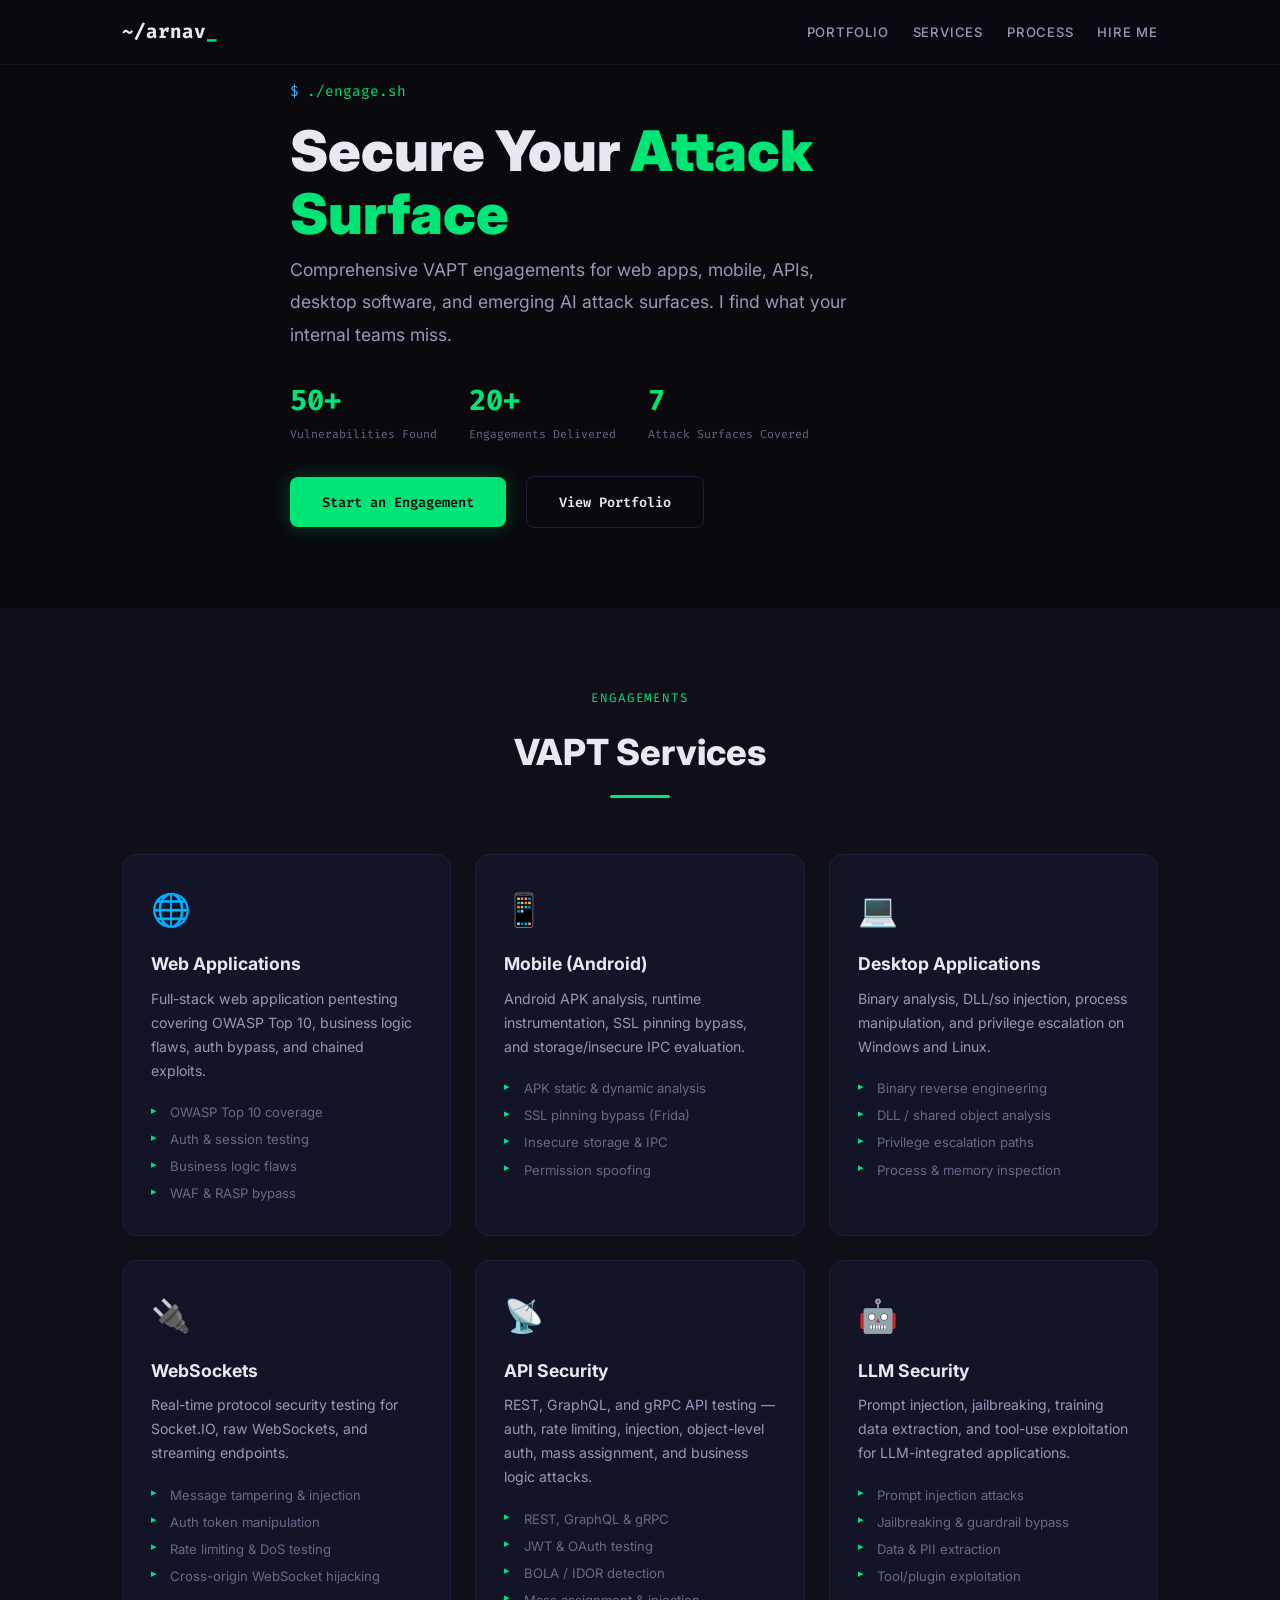
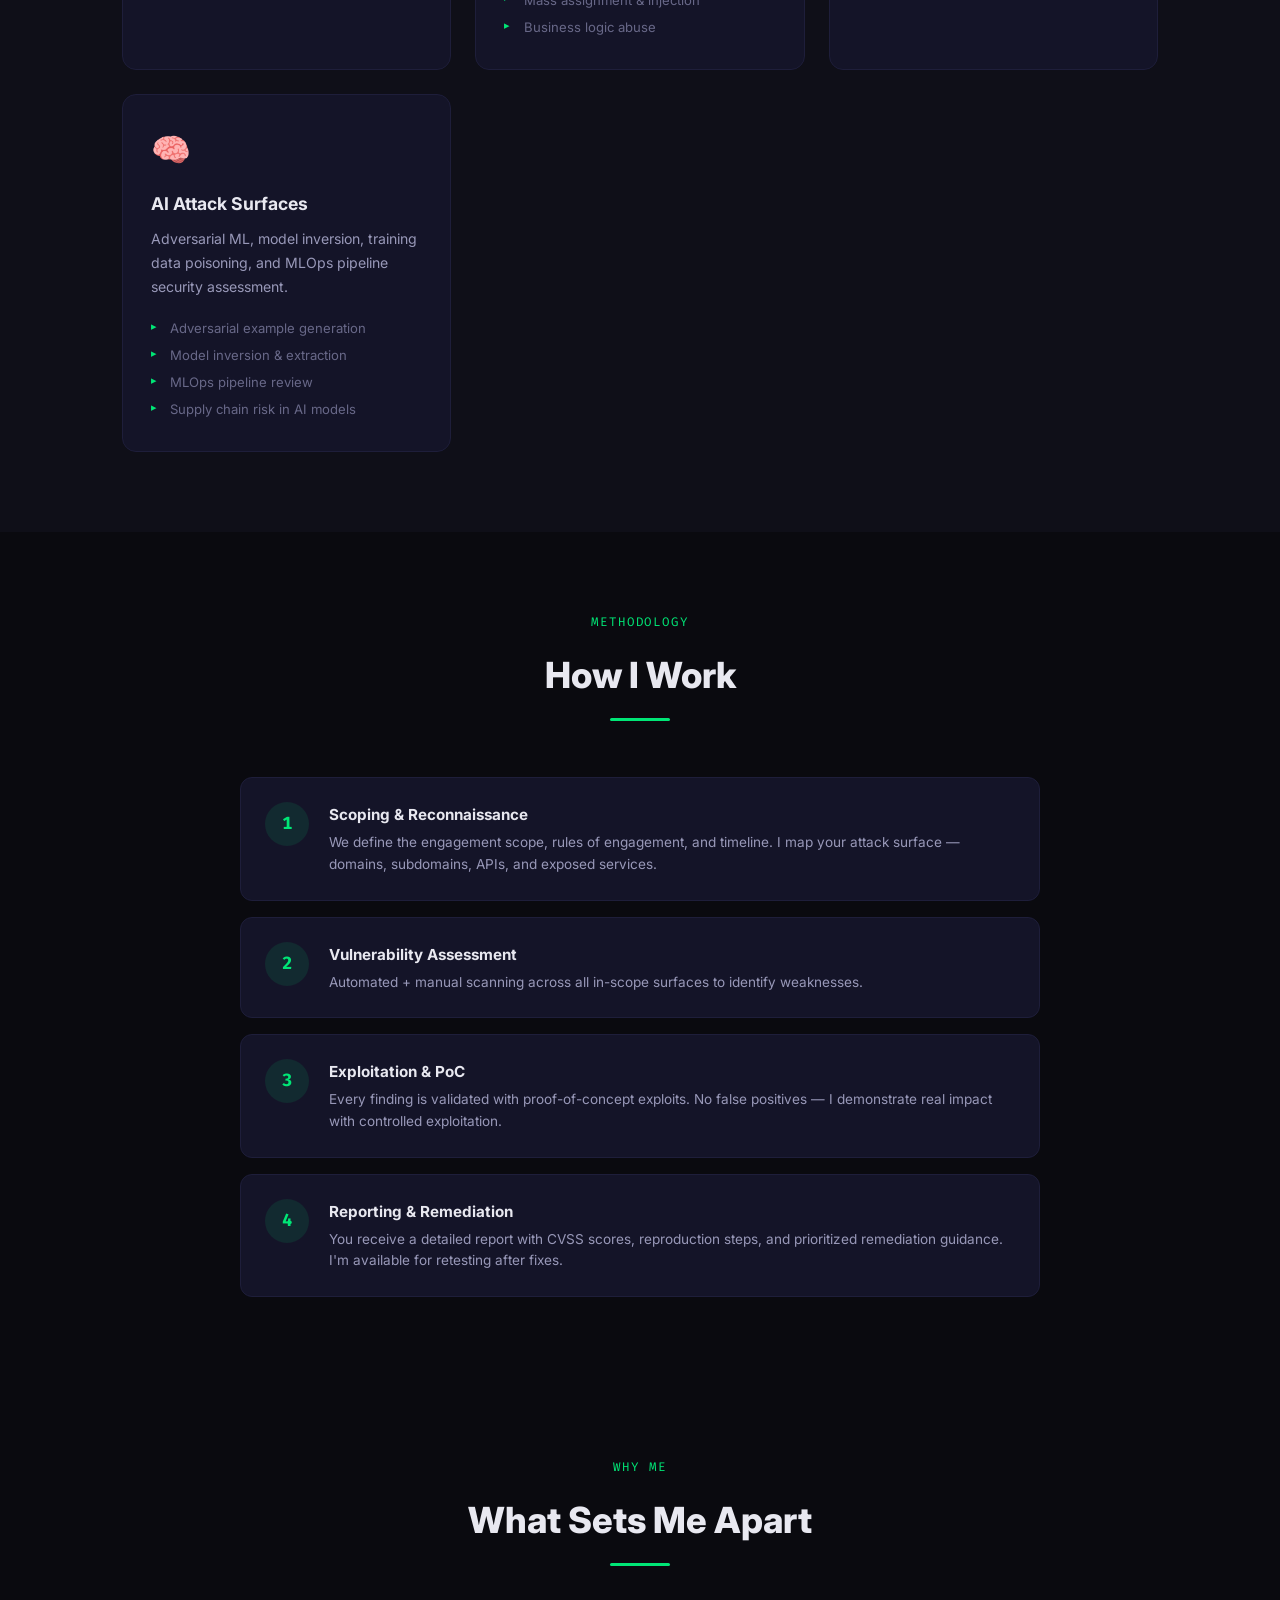
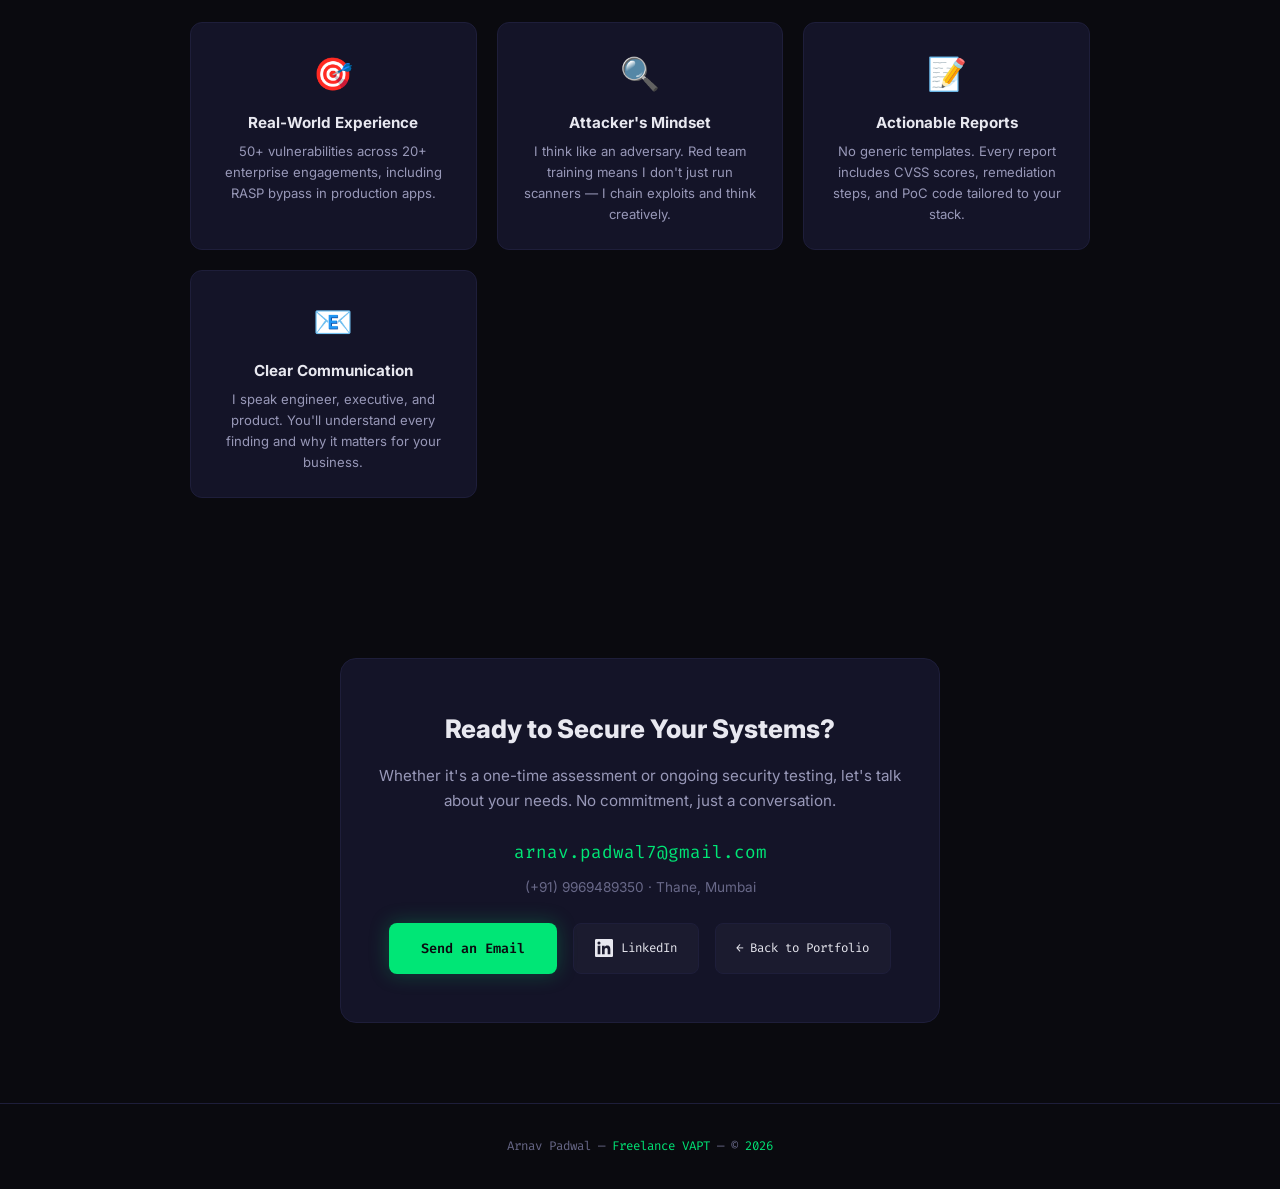
<file: hire.html>
<!DOCTYPE html>
<html lang="en">
<head>
<meta charset="UTF-8">
<meta name="viewport" content="width=device-width, initial-scale=1.0">
<meta name="description" content="Arnav Padwal — Freelance VAPT Engagements. Web, Mobile, API, LLM, and AI attack surface assessments.">
<meta property="og:title" content="Hire Arnav Padwal — VAPT Engagements">
<meta property="og:description" content="Comprehensive VAPT across web, mobile, desktop, APIs, WebSockets, LLM, and AI attack surfaces.">
<title>Hire Me | Arnav Padwal — VAPT Engagements</title>
<style>
@import url('https://fonts.googleapis.com/css2?family=Fira+Code:wght@400;500;600;700&family=Inter:wght@300;400;500;600;700;800;900&display=swap');

:root {
  --bg-primary: #0a0a0f;
  --bg-secondary: #0f0f18;
  --bg-card: #141428;
  --border: #1e1e3a;
  --text-primary: #e8e8f0;
  --text-secondary: #9898b8;
  --text-muted: #686888;
  --accent: #00e676;
  --accent-glow: rgba(0, 230, 118, 0.25);
  --font-mono: 'Fira Code', 'Cascadia Code', monospace;
  --font-sans: 'Inter', -apple-system, BlinkMacSystemFont, sans-serif;
}

* { margin: 0; padding: 0; box-sizing: border-box; }
html { scroll-behavior: smooth; }

body {
  font-family: var(--font-sans);
  background: var(--bg-primary);
  color: var(--text-primary);
  line-height: 1.7;
  overflow-x: hidden;
}

a { color: inherit; text-decoration: none; }

canvas#matrix {
  position: fixed; top: 0; left: 0;
  width: 100%; height: 100%;
  z-index: 0; opacity: 0.06;
  pointer-events: none;
}

.container { position: relative; z-index: 1; max-width: 1100px; margin: 0 auto; padding: 0 2rem; }
section { padding: 5rem 0; position: relative; z-index: 1; }

/* NAV */
nav {
  position: fixed; top: 0; width: 100%; z-index: 100;
  background: rgba(10,10,15,0.75);
  backdrop-filter: blur(20px) saturate(180%);
  border-bottom: 1px solid rgba(255,255,255,0.06);
}
nav .container { display: flex; justify-content: space-between; align-items: center; height: 64px; }
.nav-logo { font-family: var(--font-mono); font-weight: 700; font-size: 1.2rem; }
.nav-links { display: flex; gap: 1.5rem; list-style: none; }
.nav-links a { font-size: 0.82rem; font-weight: 500; color: var(--text-secondary); text-transform: uppercase; letter-spacing: 0.06em; transition: color 0.3s; }
.nav-links a:hover { color: var(--text-primary); }

/* HERO */
#hero { min-height: 60vh; display: flex; align-items: center; padding-top: 80px; }
.hero-content { max-width: 700px; }
.hero-tag { font-family: var(--font-mono); font-size: 0.9rem; color: var(--accent); margin-bottom: 1rem; display: flex; align-items: center; gap: 0.5rem; }
.hero-tag::before { content: '$'; color: #4dabf7; }
.hero-title { font-size: clamp(2.2rem, 5vw, 3.5rem); font-weight: 900; line-height: 1.12; margin-bottom: 0.5rem; }
.hero-title span { color: var(--accent); }
.hero-subtitle { font-size: 1.1rem; color: var(--text-secondary); max-width: 560px; margin-bottom: 1.5rem; line-height: 1.85; }
.hero-metrics { display: flex; gap: 2rem; flex-wrap: wrap; margin-bottom: 2rem; }
.hero-metric { font-family: var(--font-mono); }
.hero-metric .num { font-size: 1.8rem; font-weight: 800; color: var(--accent); }
.hero-metric .label { font-size: 0.72rem; color: var(--text-muted); }

.btn {
  display: inline-flex; align-items: center; gap: 0.5rem;
  padding: 0.85rem 2rem; border-radius: 8px;
  font-family: var(--font-mono); font-size: 0.85rem; font-weight: 600;
  cursor: pointer; transition: all 0.3s ease; border: none;
}
.btn-primary { background: var(--accent); color: #0a0a0f; box-shadow: 0 0 20px var(--accent-glow); }
.btn-primary:hover { transform: translateY(-2px); box-shadow: 0 0 35px var(--accent-glow); }
.btn-outline { background: transparent; border: 1px solid var(--border); color: var(--text-primary); }
.btn-outline:hover { border-color: var(--accent); box-shadow: 0 0 20px var(--accent-glow); }

/* SECTION HEADER */
.section-header { text-align: center; margin-bottom: 3.5rem; }
.section-tag { font-family: var(--font-mono); font-size: 0.78rem; color: var(--accent); text-transform: uppercase; letter-spacing: 0.15em; margin-bottom: 0.75rem; }
.section-title { font-size: clamp(1.6rem, 3.5vw, 2.25rem); font-weight: 800; margin-bottom: 0.75rem; }
.section-line { width: 60px; height: 3px; background: var(--accent); margin: 0 auto; border-radius: 2px; }

/* SERVICES */
#services { background: var(--bg-secondary); }
.services-grid { display: grid; grid-template-columns: repeat(auto-fill, minmax(310px, 1fr)); gap: 1.5rem; }
.service-card {
  background: var(--bg-card); border: 1px solid var(--border);
  border-radius: 14px; padding: 1.75rem;
  transition: all 0.3s ease;
}
.service-card:hover { transform: translateY(-4px); border-color: var(--accent); }
.service-icon { font-size: 2rem; margin-bottom: 0.75rem; }
.service-card h3 { font-size: 1.1rem; font-weight: 700; margin-bottom: 0.5rem; }
.service-card p { font-size: 0.88rem; color: var(--text-secondary); line-height: 1.7; margin-bottom: 1rem; }
.service-list { list-style: none; padding: 0; }
.service-list li { font-size: 0.82rem; color: var(--text-muted); padding: 0.15rem 0; padding-left: 1.2rem; position: relative; }
.service-list li::before { content: '▸'; color: var(--accent); position: absolute; left: 0; font-size: 0.7rem; top: 2px; }

/* WHY */
.why-grid { display: grid; grid-template-columns: repeat(auto-fill, minmax(240px, 1fr)); gap: 1.25rem; max-width: 900px; margin: 0 auto; }
.why-card {
  background: var(--bg-card); border: 1px solid var(--border);
  border-radius: 12px; padding: 1.5rem; text-align: center; transition: all 0.3s ease;
}
.why-card:hover { border-color: var(--accent); transform: translateY(-3px); }
.why-icon { font-size: 2rem; margin-bottom: 0.5rem; }
.why-card h4 { font-size: 0.95rem; font-weight: 700; margin-bottom: 0.35rem; }
.why-card p { font-size: 0.82rem; color: var(--text-secondary); line-height: 1.6; }

/* PROCESS */
.process-list { max-width: 800px; margin: 0 auto; display: grid; gap: 1rem; }
.process-step {
  display: flex; gap: 1.25rem; align-items: flex-start;
  background: var(--bg-card); border: 1px solid var(--border);
  border-radius: 12px; padding: 1.5rem;
}
.process-num {
  width: 44px; height: 44px; border-radius: 50%;
  background: rgba(0,230,118,0.1); color: var(--accent);
  display: flex; align-items: center; justify-content: center;
  font-family: var(--font-mono); font-weight: 700; font-size: 1.1rem;
  flex-shrink: 0;
}
.process-step h4 { font-size: 0.95rem; font-weight: 700; margin-bottom: 0.25rem; }
.process-step p { font-size: 0.85rem; color: var(--text-secondary); line-height: 1.6; }

/* CTA */
#cta { text-align: center; }
.cta-card {
  background: var(--bg-card); border: 1px solid var(--border);
  border-radius: 16px; padding: 3rem 2rem;
  max-width: 600px; margin: 0 auto;
}
.cta-card h2 { font-size: 1.6rem; font-weight: 800; margin-bottom: 0.75rem; }
.cta-card p { color: var(--text-secondary); margin-bottom: 1.5rem; font-size: 0.95rem; }
.cta-email { font-family: var(--font-mono); font-size: 1.1rem; color: var(--accent); margin-bottom: 0.5rem; }
.cta-phone { font-size: 0.85rem; color: var(--text-muted); margin-bottom: 1.5rem; }
.cta-links { display: flex; gap: 1rem; justify-content: center; flex-wrap: wrap; }
.cta-link {
  display: flex; align-items: center; gap: 0.5rem;
  padding: 0.7rem 1.3rem;
  background: rgba(255,255,255,0.03); border: 1px solid var(--border);
  border-radius: 8px; font-family: var(--font-mono); font-size: 0.78rem;
  transition: all 0.3s ease;
}
.cta-link:hover { border-color: var(--accent); box-shadow: 0 0 20px var(--accent-glow); }

/* FOOTER */
footer { border-top: 1px solid var(--border); padding: 2rem 0; text-align: center; }
.footer-text { font-family: var(--font-mono); font-size: 0.78rem; color: var(--text-muted); }
.footer-text span { color: var(--accent); }

/* SCROLLBAR */
::-webkit-scrollbar { width: 6px; }
::-webkit-scrollbar-track { background: var(--bg-primary); }
::-webkit-scrollbar-thumb { background: var(--border); border-radius: 3px; }
::selection { background: rgba(0,230,118,0.25); color: var(--text-primary); }

.fade-in { opacity: 0; transform: translateY(30px); transition: all 0.7s cubic-bezier(0.22,1,0.36,1); }
.fade-in.visible { opacity: 1; transform: translateY(0); }

@media (max-width: 480px) {
  section { padding: 3rem 0; }
  .container { padding: 0 1.25rem; }
  .hero-metrics { gap: 1rem; }
}
</style>
</head>
<body>
<canvas id="matrix"></canvas>

<nav>
  <div class="container">
    <a href="/" class="nav-logo">~/arnav<span style="color:var(--accent);animation:blink 1s step-end infinite;">_</span></a>
    <ul class="nav-links">
      <li><a href="/">Portfolio</a></li>
      <li><a href="#services">Services</a></li>
      <li><a href="#process">Process</a></li>
      <li><a href="#cta">Hire Me</a></li>
    </ul>
  </div>
</nav>

<section id="hero">
  <div class="container">
    <div class="hero-content fade-in">
      <div class="hero-tag">./engage.sh</div>
      <h1 class="hero-title">Secure Your <span>Attack Surface</span></h1>
      <p class="hero-subtitle">
        Comprehensive VAPT engagements for web apps, mobile, APIs, desktop
        software, and emerging AI attack surfaces. I find what your internal
        teams miss.
      </p>
      <div class="hero-metrics">
        <div class="hero-metric">
          <div class="num">50+</div>
          <div class="label">Vulnerabilities Found</div>
        </div>
        <div class="hero-metric">
          <div class="num">20+</div>
          <div class="label">Engagements Delivered</div>
        </div>
        <div class="hero-metric">
          <div class="num">7</div>
          <div class="label">Attack Surfaces Covered</div>
        </div>
      </div>
      <a href="#cta" class="btn btn-primary">Start an Engagement</a>
      <a href="/" class="btn btn-outline" style="margin-left:1rem;">View Portfolio</a>
    </div>
  </div>
</section>

<section id="services">
  <div class="container">
    <div class="section-header fade-in">
      <div class="section-tag">Engagements</div>
      <h2 class="section-title">VAPT Services</h2>
      <div class="section-line"></div>
    </div>
    <div class="services-grid">
      <div class="service-card fade-in">
        <div class="service-icon">&#127760;</div>
        <h3>Web Applications</h3>
        <p>Full-stack web application pentesting covering OWASP Top 10, business logic flaws, auth bypass, and chained exploits.</p>
        <ul class="service-list">
          <li>OWASP Top 10 coverage</li>
          <li>Auth & session testing</li>
          <li>Business logic flaws</li>
          <li>WAF & RASP bypass</li>
        </ul>
      </div>

      <div class="service-card fade-in">
        <div class="service-icon">&#128241;</div>
        <h3>Mobile (Android)</h3>
        <p>Android APK analysis, runtime instrumentation, SSL pinning bypass, and storage/insecure IPC evaluation.</p>
        <ul class="service-list">
          <li>APK static & dynamic analysis</li>
          <li>SSL pinning bypass (Frida)</li>
          <li>Insecure storage & IPC</li>
          <li>Permission spoofing</li>
        </ul>
      </div>

      <div class="service-card fade-in">
        <div class="service-icon">&#128187;</div>
        <h3>Desktop Applications</h3>
        <p>Binary analysis, DLL/so injection, process manipulation, and privilege escalation on Windows and Linux.</p>
        <ul class="service-list">
          <li>Binary reverse engineering</li>
          <li>DLL / shared object analysis</li>
          <li>Privilege escalation paths</li>
          <li>Process & memory inspection</li>
        </ul>
      </div>

      <div class="service-card fade-in">
        <div class="service-icon">&#128268;</div>
        <h3>WebSockets</h3>
        <p>Real-time protocol security testing for Socket.IO, raw WebSockets, and streaming endpoints.</p>
        <ul class="service-list">
          <li>Message tampering & injection</li>
          <li>Auth token manipulation</li>
          <li>Rate limiting & DoS testing</li>
          <li>Cross-origin WebSocket hijacking</li>
        </ul>
      </div>

      <div class="service-card fade-in">
        <div class="service-icon">&#128225;</div>
        <h3>API Security</h3>
        <p>REST, GraphQL, and gRPC API testing — auth, rate limiting, injection, object-level auth, mass assignment, and business logic attacks.</p>
        <ul class="service-list">
          <li>REST, GraphQL & gRPC</li>
          <li>JWT & OAuth testing</li>
          <li>BOLA / IDOR detection</li>
          <li>Mass assignment & injection</li>
          <li>Business logic abuse</li>
        </ul>
      </div>

      <div class="service-card fade-in">
        <div class="service-icon">&#129302;</div>
        <h3>LLM Security</h3>
        <p>Prompt injection, jailbreaking, training data extraction, and tool-use exploitation for LLM-integrated applications.</p>
        <ul class="service-list">
          <li>Prompt injection attacks</li>
          <li>Jailbreaking & guardrail bypass</li>
          <li>Data & PII extraction</li>
          <li>Tool/plugin exploitation</li>
        </ul>
      </div>

      <div class="service-card fade-in">
        <div class="service-icon">&#129504;</div>
        <h3>AI Attack Surfaces</h3>
        <p>Adversarial ML, model inversion, training data poisoning, and MLOps pipeline security assessment.</p>
        <ul class="service-list">
          <li>Adversarial example generation</li>
          <li>Model inversion & extraction</li>
          <li>MLOps pipeline review</li>
          <li>Supply chain risk in AI models</li>
        </ul>
      </div>
    </div>
  </div>
</section>

<section id="process">
  <div class="container">
    <div class="section-header fade-in">
      <div class="section-tag">Methodology</div>
      <h2 class="section-title">How I Work</h2>
      <div class="section-line"></div>
    </div>
    <div class="process-list">
      <div class="process-step fade-in">
        <div class="process-num">1</div>
        <div>
          <h4>Scoping &amp; Reconnaissance</h4>
          <p>We define the engagement scope, rules of engagement, and timeline. I map your attack surface — domains, subdomains, APIs, and exposed services.</p>
        </div>
      </div>
      <div class="process-step fade-in">
        <div class="process-num">2</div>
        <div>
          <h4>Vulnerability Assessment</h4>
          <p>Automated + manual scanning across all in-scope surfaces to identify weaknesses.</p>
        </div>
      </div>
      <div class="process-step fade-in">
        <div class="process-num">3</div>
        <div>
          <h4>Exploitation &amp; PoC</h4>
          <p>Every finding is validated with proof-of-concept exploits. No false positives — I demonstrate real impact with controlled exploitation.</p>
        </div>
      </div>
      <div class="process-step fade-in">
        <div class="process-num">4</div>
        <div>
          <h4>Reporting &amp; Remediation</h4>
          <p>You receive a detailed report with CVSS scores, reproduction steps, and prioritized remediation guidance. I'm available for retesting after fixes.</p>
        </div>
      </div>
    </div>
  </div>
</section>

<section id="why">
  <div class="container">
    <div class="section-header fade-in">
      <div class="section-tag">Why Me</div>
      <h2 class="section-title">What Sets Me Apart</h2>
      <div class="section-line"></div>
    </div>
    <div class="why-grid">
      <div class="why-card fade-in">
        <div class="why-icon">&#127919;</div>
        <h4>Real-World Experience</h4>
        <p>50+ vulnerabilities across 20+ enterprise engagements, including RASP bypass in production apps.</p>
      </div>
      <div class="why-card fade-in">
        <div class="why-icon">&#128269;</div>
        <h4>Attacker's Mindset</h4>
        <p>I think like an adversary. Red team training means I don't just run scanners — I chain exploits and think creatively.</p>
      </div>
      <div class="why-card fade-in">
        <div class="why-icon">&#128221;</div>
        <h4>Actionable Reports</h4>
        <p>No generic templates. Every report includes CVSS scores, remediation steps, and PoC code tailored to your stack.</p>
      </div>
      <div class="why-card fade-in">
        <div class="why-icon">&#128231;</div>
        <h4>Clear Communication</h4>
        <p>I speak engineer, executive, and product. You'll understand every finding and why it matters for your business.</p>
      </div>
    </div>
  </div>
</section>

<section id="cta">
  <div class="container">
    <div class="cta-card fade-in">
      <h2>Ready to Secure Your Systems?</h2>
      <p>Whether it's a one-time assessment or ongoing security testing, let's talk about your needs. No commitment, just a conversation.</p>
      <div class="cta-email">arnav.padwal7@gmail.com</div>
      <div class="cta-phone">(+91) 9969489350 &middot; Thane, Mumbai</div>
      <div class="cta-links">
        <a href="mailto:arnav.padwal7@gmail.com?subject=VAPT%20Engagement%20Inquiry" class="btn btn-primary">Send an Email</a>
        <a href="https://www.linkedin.com/in/arnavpadwal" class="cta-link" target="_blank" rel="noopener">
          <svg width="18" height="18" fill="currentColor" viewBox="0 0 24 24"><path d="M20.447 20.452h-3.554v-5.569c0-1.328-.027-3.037-1.852-3.037-1.853 0-2.136 1.445-2.136 2.939v5.667H9.351V9h3.414v1.561h.046c.477-.9 1.637-1.85 3.37-1.85 3.601 0 4.267 2.37 4.267 5.455v6.286zM5.337 7.433a2.062 2.062 0 01-2.063-2.065 2.064 2.064 0 112.063 2.065zm1.782 13.019H3.555V9h3.564v11.452zM22.225 0H1.771C.792 0 0 .774 0 1.729v20.542C0 23.227.792 24 1.771 24h20.451C23.2 24 24 23.227 24 22.271V1.729C24 .774 23.2 0 22.222 0h.003z"/></svg>
          LinkedIn
        </a>
        <a href="/" class="cta-link">
          &#8592; Back to Portfolio
        </a>
      </div>
    </div>
  </div>
</section>

<footer>
  <div class="container">
    <p class="footer-text">Arnav Padwal — <span>Freelance VAPT</span> — &copy; <span id="year"></span></p>
  </div>
</footer>

<script>
document.getElementById('year').textContent = new Date().getFullYear();

const canvas = document.getElementById('matrix');
const ctx = canvas.getContext('2d');
let width, height, columns, drops;
function resize() {
  width = canvas.width = window.innerWidth;
  height = canvas.height = window.innerHeight;
  columns = Math.floor(width / 22);
  drops = new Array(columns).fill(1);
}
resize();
window.addEventListener('resize', resize);

const chars = 'アイウエオカキクケコサシスセソタチツテトナニヌネノハヒフヘホマミムメモヤユヨラリルレロワヲン0123456789ABCDEF<>/\\{}[]#@$%&*';
setInterval(() => {
  ctx.fillStyle = 'rgba(10,10,15,0.05)';
  ctx.fillRect(0, 0, width, height);
  ctx.fillStyle = '#00e676';
  ctx.font = '14px "Fira Code", monospace';
  for (let i = 0; i < drops.length; i++) {
    const t = chars[Math.floor(Math.random() * chars.length)];
    ctx.fillText(t, i * 22, drops[i] * 22);
    if (drops[i] * 22 > height && Math.random() > 0.975) drops[i] = 0;
    drops[i]++;
  }
}, 50);

const observer = new IntersectionObserver(entries => {
  entries.forEach(e => { if (e.isIntersecting) e.target.classList.add('visible'); });
}, { threshold: 0.1, rootMargin: '0px 0px -40px 0px' });
document.querySelectorAll('.fade-in').forEach(el => observer.observe(el));

let lastScroll = 0;
const nav = document.querySelector('nav');
window.addEventListener('scroll', () => {
  const c = window.scrollY;
  nav.style.transform = (c > lastScroll && c > 100) ? 'translateY(-100%)' : 'translateY(0)';
  lastScroll = c;
});
</script>
</body>
</html>
</file>
